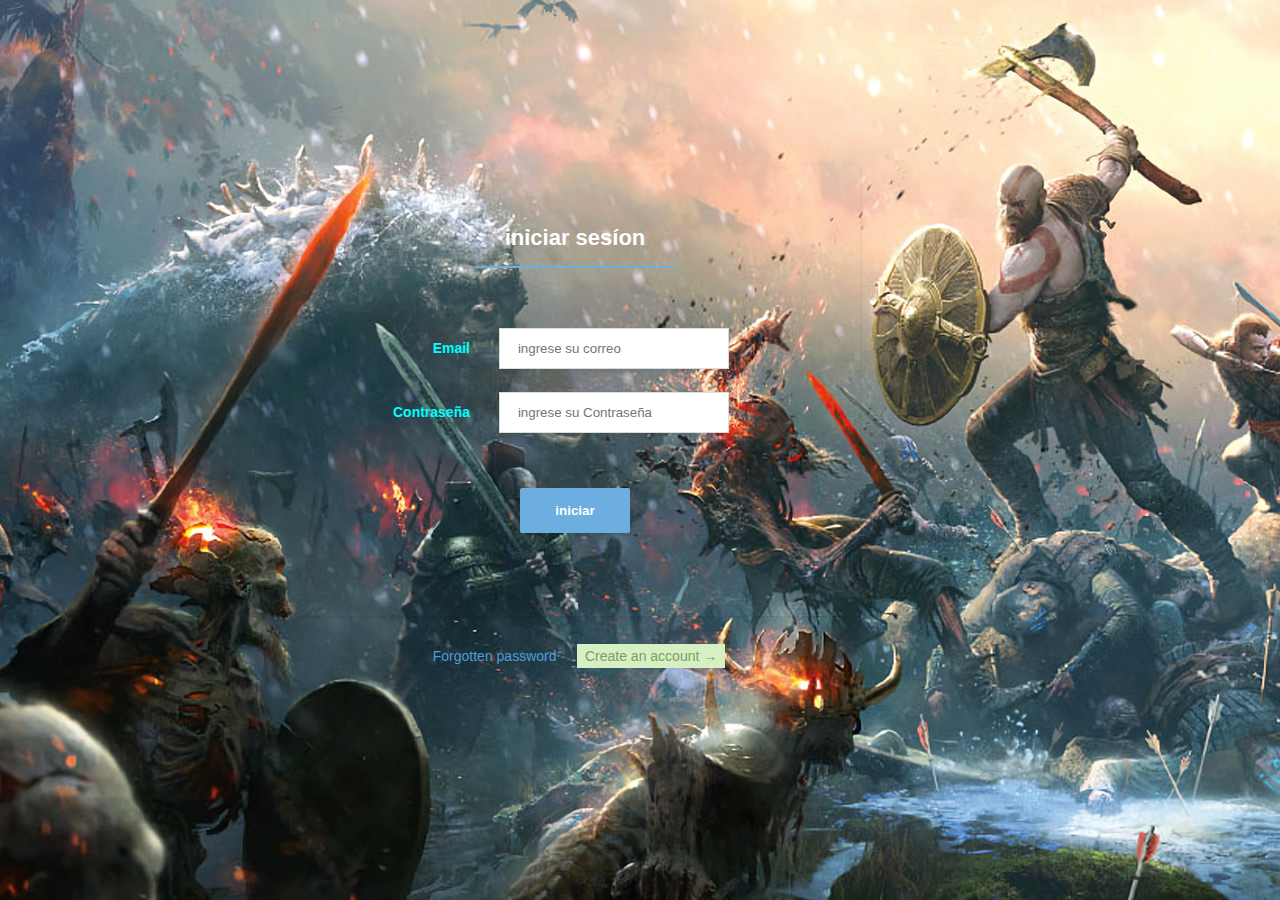
<file: Desarrollo pagina web HTML Y CSS/009 pagina web/form-login.html>
<!DOCTYPE html>
<html>

<head>

	<meta charset="utf-8">
	<meta http-equiv="X-UA-Compatible" content="IE=edge">
	<meta name="viewport" content="width=device-width, user-scalable=no, initial-scale=1.0, maximum-scale=1.0, minimum-scale=1.0">
<link rel="shorcut icon" type="image/x-icon" href="favicon.ico">
	<title>Inicia Sesíon</title>

	
	<link rel="stylesheet" href="css/form-login.css">

</head>





    <div class="main-content">

        

        <form class="form-login" method="post" action="#">

            <div class="form-log-in-with-email">

                <div class="form-white-background">

                    <div class="form-title-row">
                        <h1>iniciar sesíon</h1>
                    </div>

                    <div class="form-row">
                        <label>
                            <span>Email</span>
                            <input type="email" name="email" required="" placeholder="ingrese su correo">
                        </label>
                    </div>

                    <div class="form-row">
                        <label>
                            <span>Contraseña</span>
                            <input type="password" name="password" required="" placeholder="ingrese su Contraseña" maxlength="10">
                        </label>
                    </div>

                    <div class="form-row">
                        <button type="submit">iniciar</button>
                    </div>

                </div>

                <a href="#" class="form-forgotten-password">Forgotten password &middot;</a>
                <a href="#" class="form-create-an-account">Create an account &rarr;</a>


        </form>

    </div>

</body>

</html>
</file>
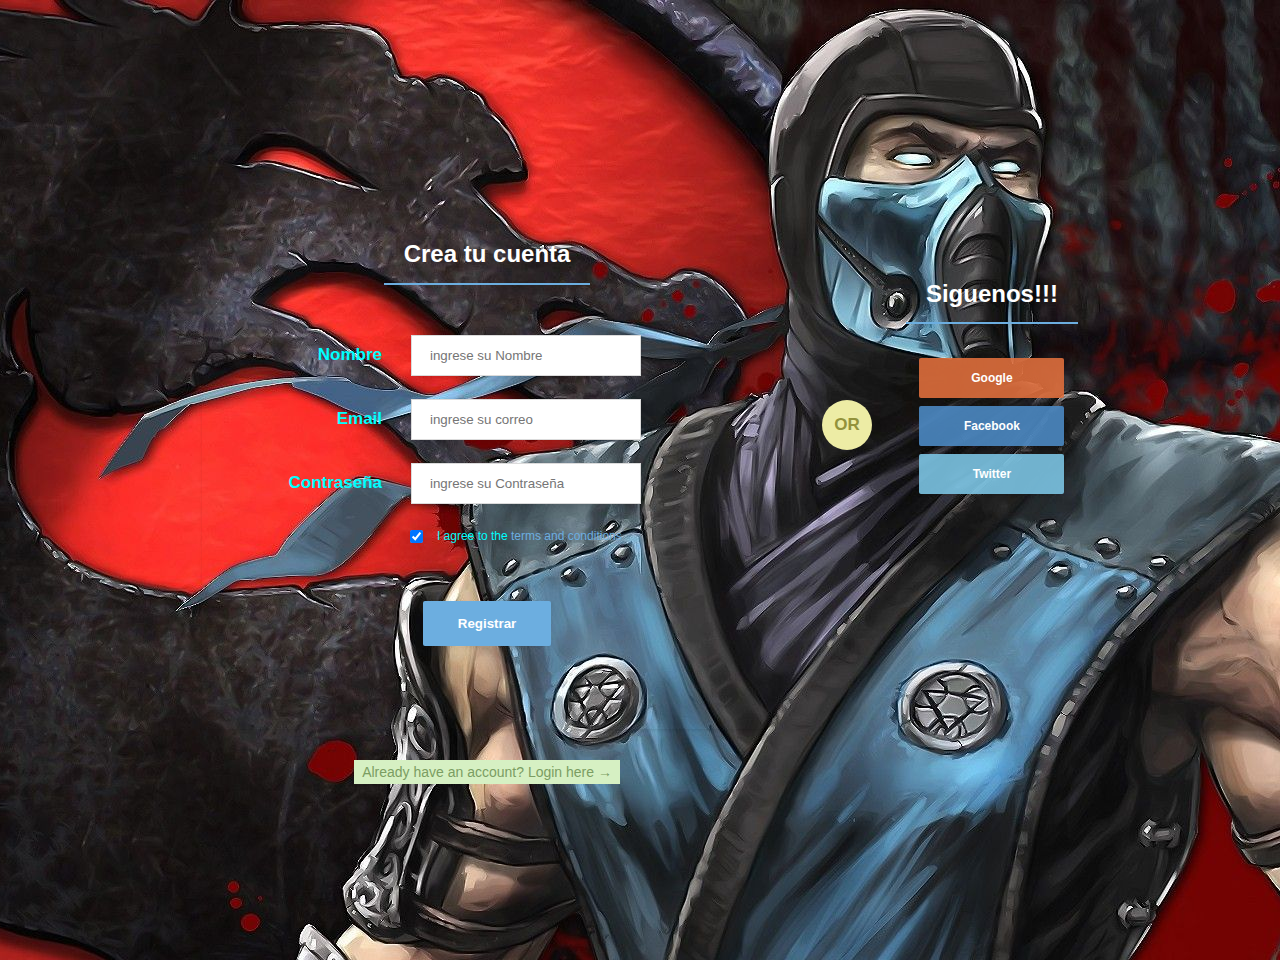
<file: Desarrollo pagina web HTML Y CSS/009 pagina web/form-register.html>
<!DOCTYPE html>
<html lang="es">

<head>

	<meta charset="utf-8">
	<meta http-equiv="X-UA-Compatible" content="IE=edge">
	<meta name="viewport" content="width=device-width, user-scalable=no, initial-scale=1.0, maximum-scale=1.0, minimum-scale=1.0">
<link rel="shorcut icon" type="image/x-icon" href="favicon.ico">
	<title>Registrate</title>
	<link rel="stylesheet" href="css/form-register.css">
    <link href="https://fonts.googleapis.com/css?family=Anton&display=swap" rel="stylesheet">

</head>
 

    <div class="main-content">

        <form class="form-register" method="post" action="#">

            <div class="form-register-with-email">

                <div class="form-white-background">

                    <div class="form-title-row">
                        <h1>Crea tu cuenta</h1>
                        
                    </div>

                    <div class="form-row">
                        <label>
                            <span>Nombre</span>
                            <input type="text" name="name" placeholder="ingrese su Nombre" required="">
                        </label>
                    </div>

                    <div class="form-row">
                        <label>
                            <span>Email</span>
                            <input type="email" name="email" required="" placeholder="ingrese su correo" autocomplete="">
                        </label>
                    </div>

                    <div class="form-row">
                        <label>
                            <span>Contraseña</span>
                            <input type="password" name="password" required="" placeholder="ingrese su Contraseña" maxlength="10">
                        </label>
                    </div>

                    <div class="form-row">
                        <label class="form-checkbox">
                            <input type="checkbox" name="checkbox" checked>
                            <span>I agree to the <a href="#">terms and conditions</a></span>
                        </label>
                    </div>

                    <div class="form-row">
                        <button type="submit">Registrar</button>
                    </div>

                </div>

                <a href="#" class="form-log-in-with-existing">Already have an account? Login here &rarr;</a>

            </div>

            <div class="form-sign-in-with-social">

                <div class="form-row form-title-row">
                    <span class="form-title">Siguenos!!!</span>
                </div>

                <a href="#" class="form-google-button">Google</a>
                <a href="#" class="form-facebook-button">Facebook</a>
                <a href="#" class="form-twitter-button">Twitter</a>

            </div>

        </form>

    </div>

</body>

</html>
</file>
<file: Desarrollo pagina web HTML Y CSS/009 pagina web/css/form-login.css>
html{
    
    background: url(../images/god6.png)no-repeat scroll center top #000000;
    height: 100%;
    width: 100%;
}

.form-login{
    max-width: 1000px;
    width: 100%;
    margin: 0 auto;
    margin-top: 165px;
    font: bold 14px sans-serif;
    text-align: center;
}

.form-log-in-with-email{
    position: relative;
    display: inline-block;
    vertical-align: top;
    margin-right: 130px;
    text-align: center;
}

.form-log-in-with-email .form-white-background{
    width: 570px;
    box-sizing: border-box;
    background-color: blur(3px);
    box-shadow: 0 1px 3px 0 rgba(0, 0, 0, 0.1);
    padding: 60px 80px;
    margin-bottom: 32px;
}

.form-log-in-with-email .form-row{
    text-align: left;
    margin-bottom: 23px;
}

.form-log-in-with-email .form-title-row{
    text-align: center;
    margin-bottom: 60px;
}

.form-log-in-with-email h1{
    display: inline-block;
    box-sizing: border-box;
    color:  white;
    font-size: 22px;
    padding: 0 30px 15px;
    border-bottom: 2px solid #6caee0;
    margin:0;
}

.form-log-in-with-email .form-row > label span{
    display: inline-block;
    box-sizing: border-box;
    color:  aqua ;
    width: 125px;
    text-align: right;
    padding-right: 25px;
}

.form-log-in-with-email input{
    color:  #5f5f5f;
    box-sizing: border-box;
    width: 230px;
    box-shadow: 1px 2px 4px 0 rgba(0, 0, 0, 0.08);
    padding: 12px 18px;
    border: 1px solid #dbdbdb;
}

.form-log-in-with-email button{
    display: block;
    border-radius: 2px;
    background-color:  #6caee0;
    color: white;
    font-weight: bold;
    box-shadow: 1px 2px 4px 0 rgba(0, 0, 0, 0.08);
    padding: 15px 35px;
    border: 0;
    margin: 55px auto 0;
    cursor: pointer;
}

.form-log-in-with-email .form-forgotten-password,
.form-log-in-with-email .form-create-an-account{
    text-decoration: none;
    padding: 4px 8px;
    font-weight: normal;
}

.form-log-in-with-email .form-forgotten-password{
    color:  #4e9eda;
}

.form-log-in-with-email .form-create-an-account{
    color:  #7b9d62;
    background-color: #d6f0c3;
}



.form-sign-in-with-social{
    display: inline-block;
    max-width: 180px;
    box-sizing: border-box;
    vertical-align: top;
    text-align: center;
    margin-top: 70px;
}

.form-sign-in-with-social .form-title-row{
    margin-bottom: 50px;
}

.form-sign-in-with-social .form-title{
    box-sizing: border-box;
    color:  #4c565e;
    font-size: 24px;
    padding: 15px 20px;
    border-bottom: 2px solid #6caee0;
}

.form-sign-in-with-social .form-google-button{
    color:  #ffffff;
    display: block;
    width: 145px;
    height: 40px;
    font-size: 12px;
    line-height: 40px;
    background-color:  rgba(222, 110, 60, 0.9);
    box-shadow: 1px 2px 2px 0 rgba(0, 0, 0, 0.08);
    border-radius: 2px;
    margin: 8px auto;
    text-decoration: none;
}

.form-sign-in-with-social .form-facebook-button{
    color:  #ffffff;
    display: block;
    width: 145px;
    height: 40px;
    font-size: 12px;
    line-height: 40px;
    background-color:  rgba(75, 136, 194, 0.9);
    box-shadow: 1px 2px 2px 0 rgba(0, 0, 0, 0.08);
    border-radius: 2px;
    margin: 8px auto;
    text-decoration: none;
}

.form-sign-in-with-social .form-twitter-button{
    color:  #ffffff;
    display: block;
    width: 145px;
    height: 40px;
    font-size: 12px;
    line-height: 40px;
    background-color:  rgba(123, 195, 226, 0.9);
    box-shadow: 1px 2px 2px 0 rgba(0, 0, 0, 0.08);
    border-radius: 2px;
    margin: 8px auto;
    text-decoration: none;
}

/*	Making the form responsive. Remove these media queries
    if you don't need the form to work on mobile devices. */

@media (max-width: 900px) {

    .form-login{
        margin: 20px auto;
    }

    .form-log-in-with-email{
        position: relative;
        display: block;
        margin: 0 0 50px;
    }

    .form-log-in-with-email .form-white-background{
        margin: 0 auto 32px;
    }

    .form-log-in-with-email:after{
        bottom: -80px;
        left: 50%;
        margin-left: -25px;
    }

    .form-sign-in-with-social{
        margin-top: 60px;
    }

}

@media (max-width: 600px) {

    .form-log-in-with-email .form-white-background{
        width: 300px;
        padding-left: 35px;
        padding-right: 35px;
    }

    .form-log-in-with-email .form-row > label span{
        display: block;
        text-align: left;
        padding: 0 0 10px;
    }

    .form-log-in-with-email .form-email,
    .form-log-in-with-email .form-password{
        display: block;
        margin: 0 auto;
    }

    .form-log-in-with-email:after{
        bottom: -80px;
        left: 50%;
        margin-left: -25px;
    }

    .form-log-in-with-email .form-forgotten-password,
    .form-log-in-with-email .form-create-an-account{
        display: block;
        margin: 5px auto;
        max-width: 180px;
    }

}
</file>
<file: Desarrollo pagina web HTML Y CSS/009 pagina web/css/form-register.css>
html{
    background: url(../images/mortal.jpg)no-repeat scroll center top #000000;

    
}

.form-register{
    max-width: 1000px;
    width: 100%;
    margin: 180px auto;
    font: bold 14px sans-serif;
    text-align: center;
}

.form-register-with-email{
    position: relative;
    display: inline-block;
    vertical-align: top;
    margin-right: 130px;
    text-align: center;
}

.form-register-with-email .form-white-background{
    width: 570px;
    box-sizing: border-box;
    background-color: blur(3px);
    box-shadow: 0 1px 3px 0 rgba(0, 0, 0, 0.1);
    padding: 60px 80px;
    margin-bottom: 35px;
}

.form-register-with-email .form-row{
    text-align: left;
    margin-bottom: 23px;
}

.form-register-with-email .form-title-row{
    text-align: center;
    margin-bottom: 50px;
}

.form-register-with-email h1{
    display: inline-block;
    box-sizing: border-box;
    color:  white;
    font-size: 24px;
    padding: 0 20px 15px;
    border-bottom: 2px solid #6caee0;
    margin: 0;
}

.form-register-with-email .form-row > label span{
    display: inline-block;
    box-sizing: border-box;
    color: aqua ;
    width: 125px;
    font-size: 17px;
    text-align: right;
    padding-right: 25px;
}

.form-register-with-email input{
    color:  #5f5f5f;
    box-sizing: border-box;
    width: 230px;
    box-shadow: 1px 2px 4px 0 rgba(0, 0, 0, 0.08);
    padding: 12px 18px;
    border: 1px solid #dbdbdb;
}

.form-register-with-email .form-checkbox input{
    margin-left: 128px;
    margin-right: 10px;
    width: auto;
    vertical-align: top;
}

.form-register-with-email .form-row .form-checkbox span{
    font-size: 12px;
    font-weight: normal;
    display: inline-block;
    text-align: left;
    width: 220px;
    margin: 0;
}

.form-register-with-email .form-checkbox span a{
    text-decoration: none;
    color:  #6caee0;
}

.form-register-with-email button{
    display: block;
    border-radius: 2px;
    background-color:  #6caee0;
    color: #ffffff;
    font-weight: bold;
    box-shadow: 1px 2px 4px 0 rgba(0, 0, 0, 0.08);
    padding: 15px 35px;
    border: 0;
    margin: 55px auto 0;
    cursor: pointer;
}

.form-register-with-email .form-log-in-with-existing{
    text-decoration: none;
    padding: 4px 8px;
    font-weight: normal;
    color: #7b9d62;
    background-color: #d6f0c3;
}

.form-register-with-email:after{
    content: 'OR';
    position: absolute;
    bottom: 330px;
    right: -100px;

    border-radius: 50%;
    background-color: #edeca5;
    width: 50px;
    height: 50px;
    color: #93923b;
    font-size: 17px;
    line-height: 50px;
}

.form-sign-in-with-social{
    display: inline-block;
    max-width: 180px;
    box-sizing: border-box;
    vertical-align: top;
    text-align: center;
    margin-top: 100px;
}

.form-sign-in-with-social .form-title-row{
    margin-bottom: 50px;
}

.form-sign-in-with-social .form-title{
    box-sizing: border-box;
    color:  white;
    font-size: 24px;
    padding: 15px 20px;
    border-bottom: 2px solid #6caee0;
}

.form-sign-in-with-social .form-google-button{
    color:  #ffffff;
    display: block;
    width: 145px;
    height: 40px;
    font-size: 12px;
    line-height: 40px;
    background-color:  rgba(222, 110, 60, 0.9);
    box-shadow: 1px 2px 2px 0 rgba(0, 0, 0, 0.08);
    border-radius: 2px;
    margin: 8px auto;
    text-decoration: none;
}

.form-sign-in-with-social .form-facebook-button{
    color:  #ffffff;
    display: block;
    width: 145px;
    height: 40px;
    font-size: 12px;
    line-height: 40px;
    background-color:  rgba(75, 136, 194, 0.9);
    box-shadow: 1px 2px 2px 0 rgba(0, 0, 0, 0.08);
    border-radius: 2px;
    margin: 8px auto;
    text-decoration: none;
}

.form-sign-in-with-social .form-twitter-button{
    color:  #ffffff;
    display: block;
    width: 145px;
    height: 40px;
    font-size: 12px;
    line-height: 40px;
    background-color:  rgba(123, 195, 226, 0.9);
    box-shadow: 1px 2px 2px 0 rgba(0, 0, 0, 0.08);
    border-radius: 2px;
    margin: 8px auto;
    text-decoration: none;
}

/*	Making the form responsive. Remove these media queries
    if you don't need the form to work on mobile devices. */

@media (max-width: 900px) {

    .form-register{
        margin: 20px auto;
    }

    .form-register-with-email{
        position: relative;
        display: block;
        margin: 0;
    }

    .form-register-with-email .form-white-background{
        margin: 0 auto 32px;
    }

    .form-register-with-email:after{
        bottom: -80px;
        left: 50%;
        margin-left: -25px;
    }

    .form-sign-in-with-social {
        margin-top: 105px;
    }

}

@media (max-width: 600px) {

    .form-register-with-email .form-white-background{
        width: 300px;
        padding-left: 35px;
        padding-right: 35px;
    }

    .form-register-with-email .form-row > label span{
        display: block;
        text-align: left;
        padding: 0 0 10px;
    }

    .form-register-with-email input{
        display: block;
        margin: 0 auto;
    }

    .form-register-with-email .form-checkbox input{
        display: inline-block;
        margin-left: 0;
    }

    .form-register-with-email .form-checkbox span{
        width: 200px !important;
    }

    .form-register-with-email:after{
        bottom: -80px;
        left: 50%;
        margin-left: -25px;
    }

}
</file>
